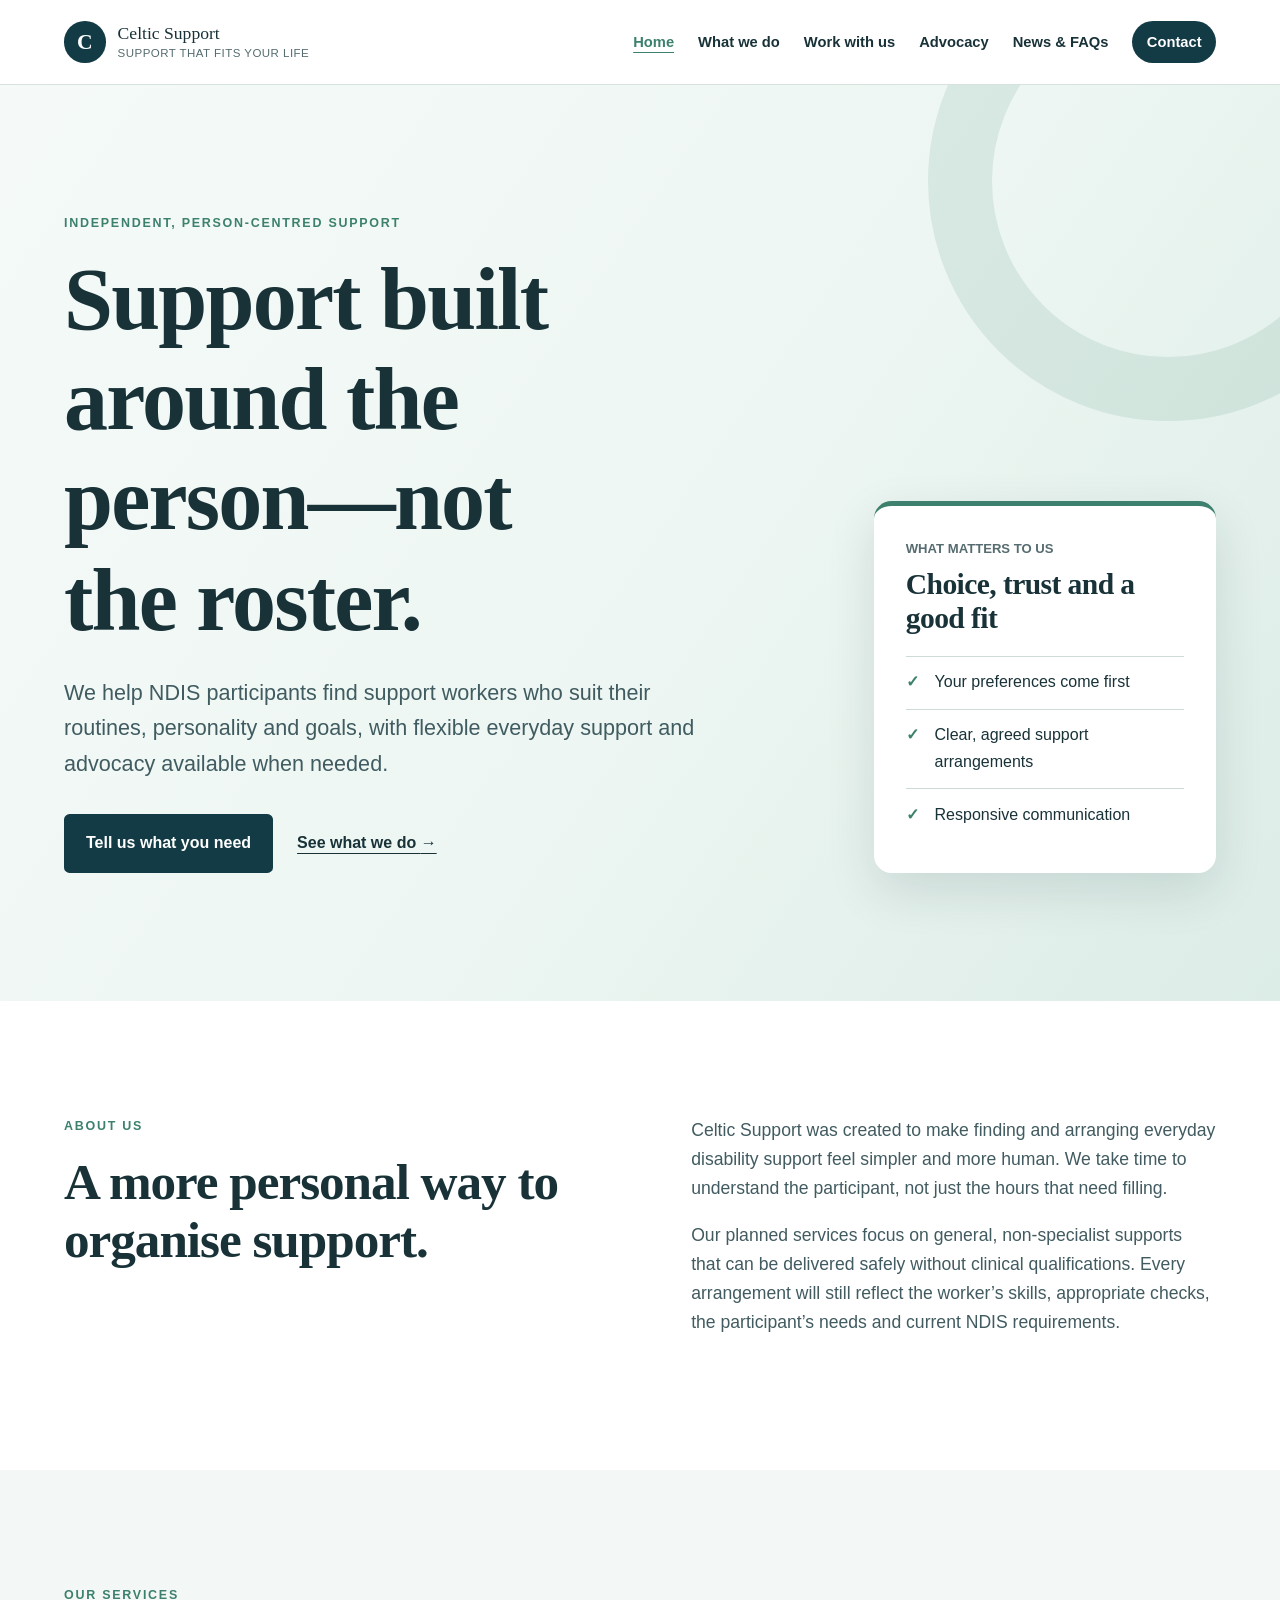
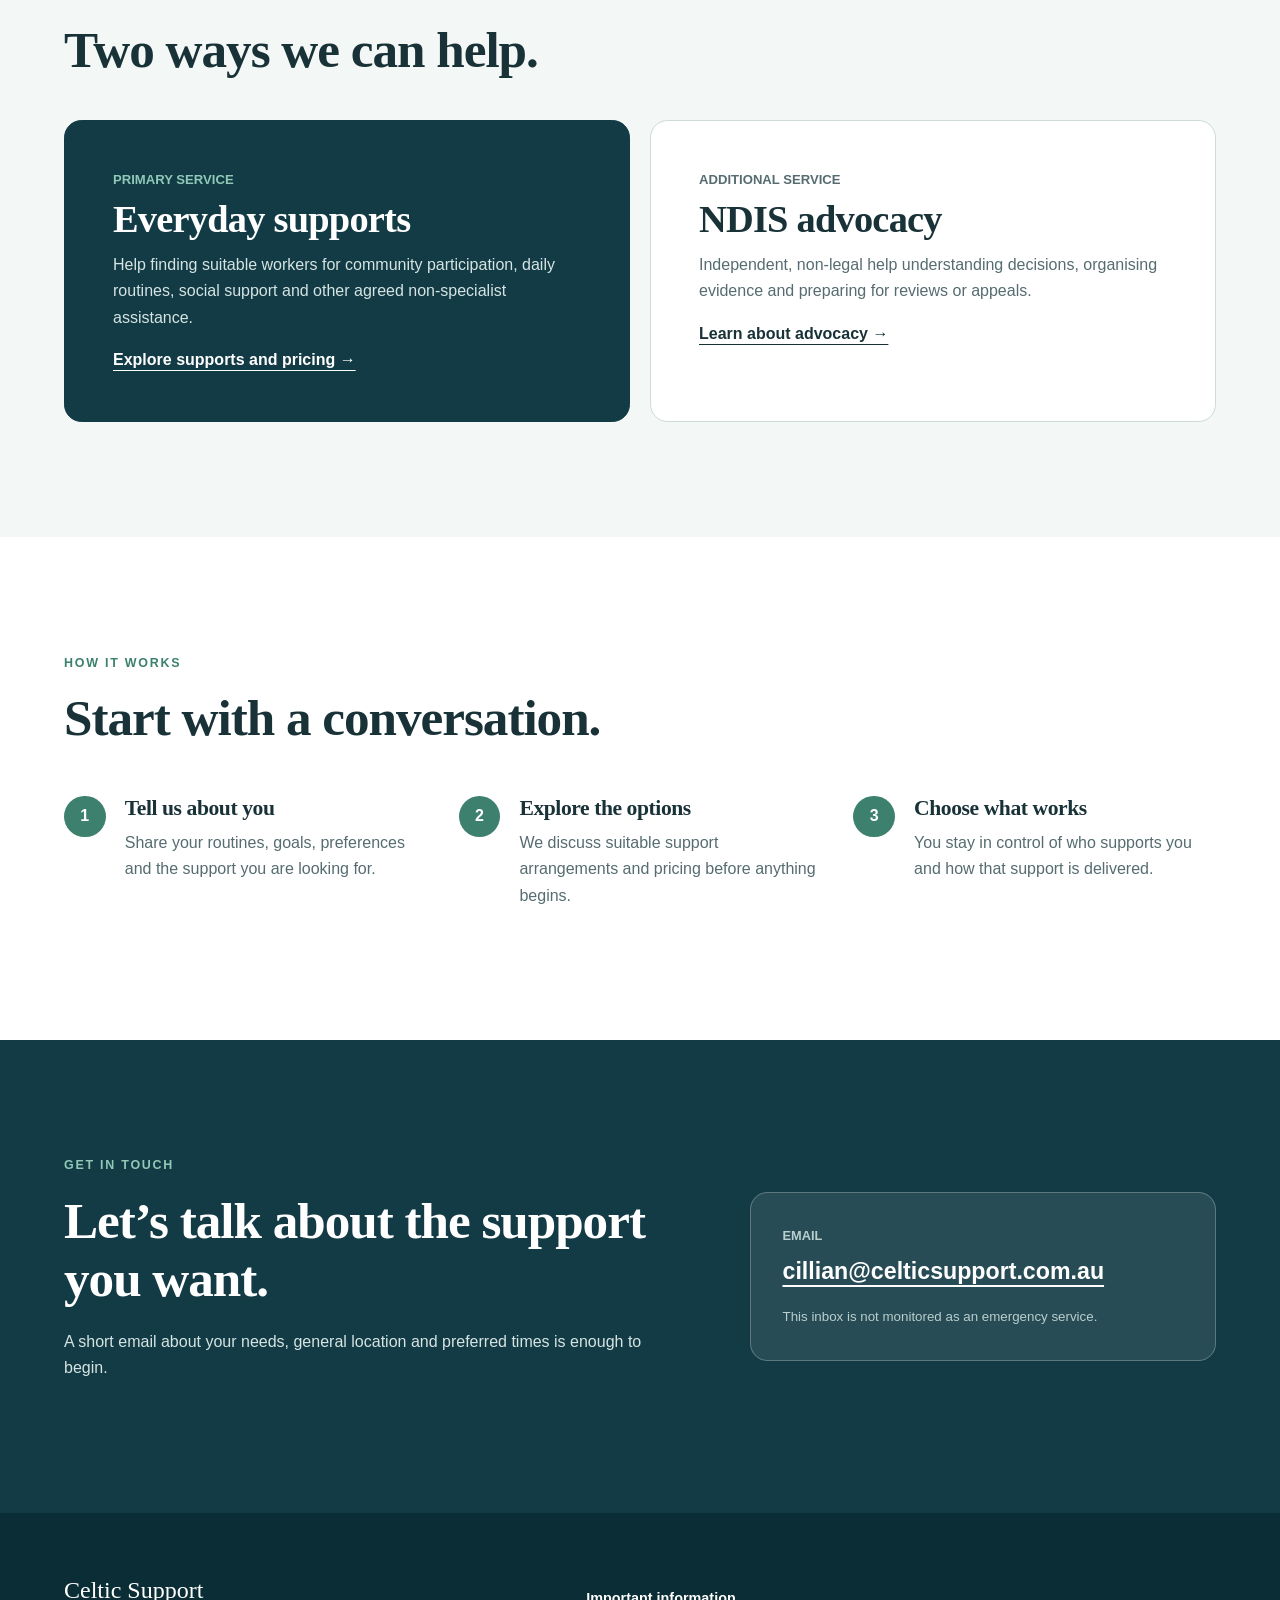
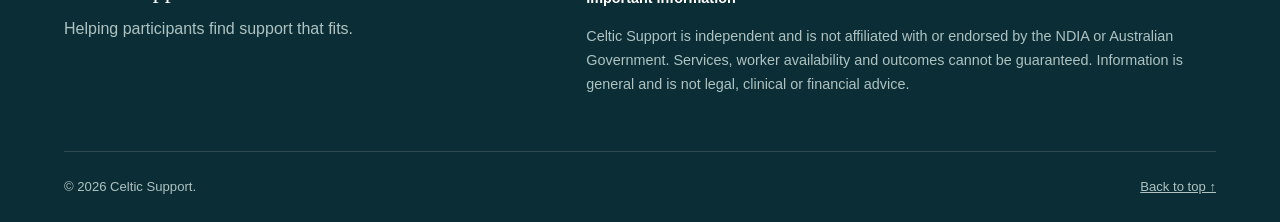
<file: index.html>
<!doctype html>
<html lang="en-AU">
<head>
  <meta charset="utf-8"><meta name="viewport" content="width=device-width, initial-scale=1">
  <meta name="description" content="Celtic Support helps NDIS participants find suitable support workers, arrange flexible everyday support and access independent advocacy.">
  <meta name="theme-color" content="#123b45"><link rel="canonical" href="https://celticsupport.com.au/">
  <link rel="stylesheet" href="styles.css"><title>Celtic Support | Support that fits your life</title>
</head>
<body>
  <a class="skip-link" href="#main">Skip to main content</a>
  <header class="site-header"><div class="container nav-wrap">
    <a class="brand" href="index.html" aria-label="Celtic Support home"><span class="brand-mark" aria-hidden="true">C</span><span><strong>Celtic Support</strong><small>Support that fits your life</small></span></a>
    <nav aria-label="Main navigation"><ul><li><a aria-current="page" href="index.html">Home</a></li><li><a href="what-we-do.html">What we do</a></li><li><a href="work-with-us.html">Work with us</a></li><li><a href="advocacy.html">Advocacy</a></li><li><a href="news-faq.html">News &amp; FAQs</a></li><li><a class="nav-contact" href="mailto:cillian@celticsupport.com.au?subject=Celtic%20Support%20enquiry">Contact</a></li></ul></nav>
  </div></header>
  <main id="main">
    <section class="hero"><div class="container hero-grid"><div>
      <p class="eyebrow">Independent, person-centred support</p><h1>Support built around the person—not the roster.</h1>
      <p class="lead">We help NDIS participants find support workers who suit their routines, personality and goals, with flexible everyday support and advocacy available when needed.</p>
      <div class="actions"><a class="button" href="mailto:cillian@celticsupport.com.au?subject=Support%20enquiry">Tell us what you need</a><a class="text-link" href="what-we-do.html">See what we do <span aria-hidden="true">→</span></a></div>
    </div><aside class="hero-card"><p class="card-kicker">What matters to us</p><h2>Choice, trust and a good fit</h2><ul class="check-list"><li>Your preferences come first</li><li>Clear, agreed support arrangements</li><li>Responsive communication</li></ul></aside></div></section>

    <section><div class="container split"><div><p class="eyebrow">About us</p><h2>A more personal way to organise support.</h2></div><div class="prose"><p>Celtic Support was created to make finding and arranging everyday disability support feel simpler and more human. We take time to understand the participant, not just the hours that need filling.</p><p>Our planned services focus on general, non-specialist supports that can be delivered safely without clinical qualifications. Every arrangement will still reflect the worker’s skills, appropriate checks, the participant’s needs and current NDIS requirements.</p></div></div></section>

    <section class="tinted"><div class="container"><p class="eyebrow">Our services</p><h2>Two ways we can help.</h2><div class="offer-grid">
      <article class="offer-card primary-offer"><p class="card-kicker">Primary service</p><h3>Everyday supports</h3><p>Help finding suitable workers for community participation, daily routines, social support and other agreed non-specialist assistance.</p><a class="text-link" href="what-we-do.html">Explore supports and pricing →</a></article>
      <article class="offer-card"><p class="card-kicker">Additional service</p><h3>NDIS advocacy</h3><p>Independent, non-legal help understanding decisions, organising evidence and preparing for reviews or appeals.</p><a class="text-link" href="advocacy.html">Learn about advocacy →</a></article>
    </div></div></section>

    <section><div class="container"><p class="eyebrow">How it works</p><h2>Start with a conversation.</h2><ol class="steps"><li><span>1</span><div><h3>Tell us about you</h3><p>Share your routines, goals, preferences and the support you are looking for.</p></div></li><li><span>2</span><div><h3>Explore the options</h3><p>We discuss suitable support arrangements and pricing before anything begins.</p></div></li><li><span>3</span><div><h3>Choose what works</h3><p>You stay in control of who supports you and how that support is delivered.</p></div></li></ol></div></section>

    <section class="contact"><div class="container contact-inner"><div><p class="eyebrow light">Get in touch</p><h2>Let’s talk about the support you want.</h2><p>A short email about your needs, general location and preferred times is enough to begin.</p></div><div class="contact-action"><p>Email</p><a href="mailto:cillian@celticsupport.com.au?subject=Celtic%20Support%20enquiry">cillian@celticsupport.com.au</a><small>This inbox is not monitored as an emergency service.</small></div></div></section>
  </main>
  <footer><div class="container footer-grid"><div><a class="footer-brand" href="index.html">Celtic Support</a><p>Helping participants find support that fits.</p></div><div class="disclaimer"><p><strong>Important information</strong></p><p>Celtic Support is independent and is not affiliated with or endorsed by the NDIA or Australian Government. Services, worker availability and outcomes cannot be guaranteed. Information is general and is not legal, clinical or financial advice.</p></div></div><div class="container footer-bottom"><p>© 2026 Celtic Support.</p><a href="#main">Back to top ↑</a></div></footer>
</body></html>
</file>
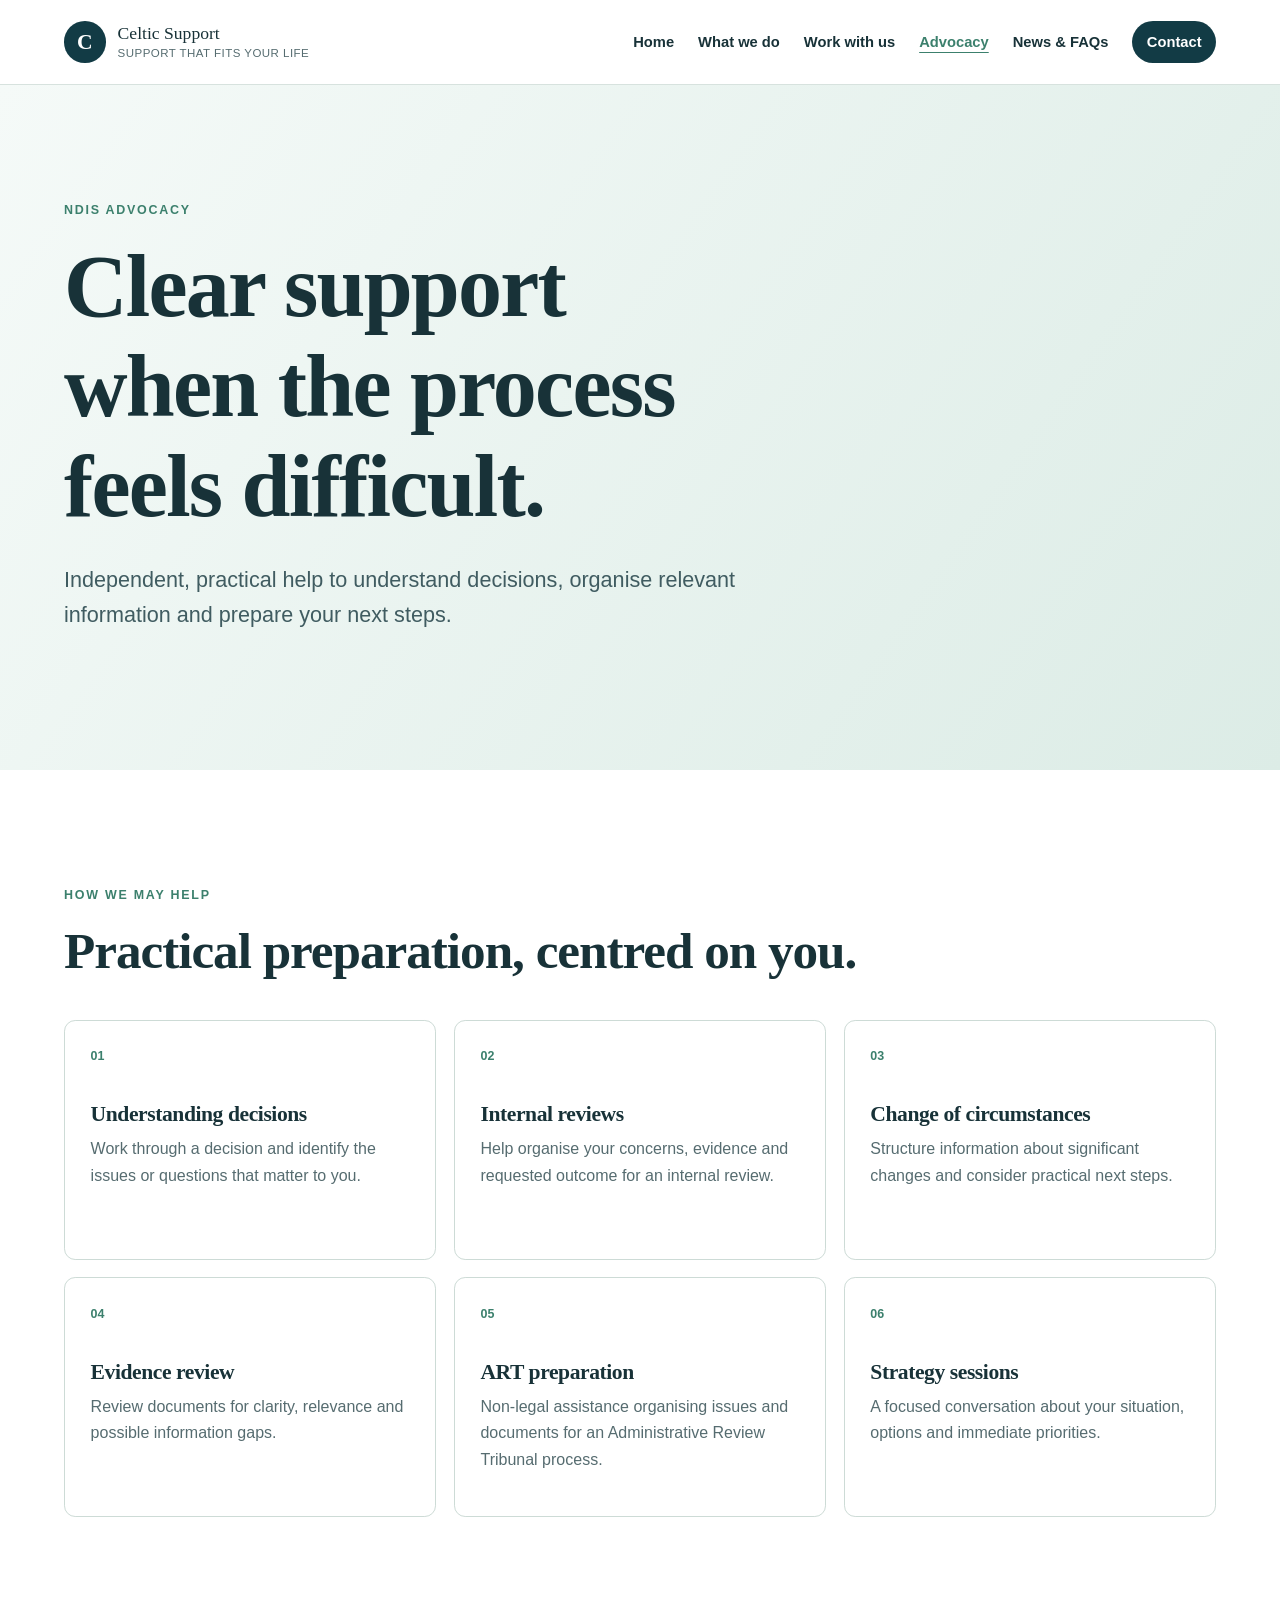
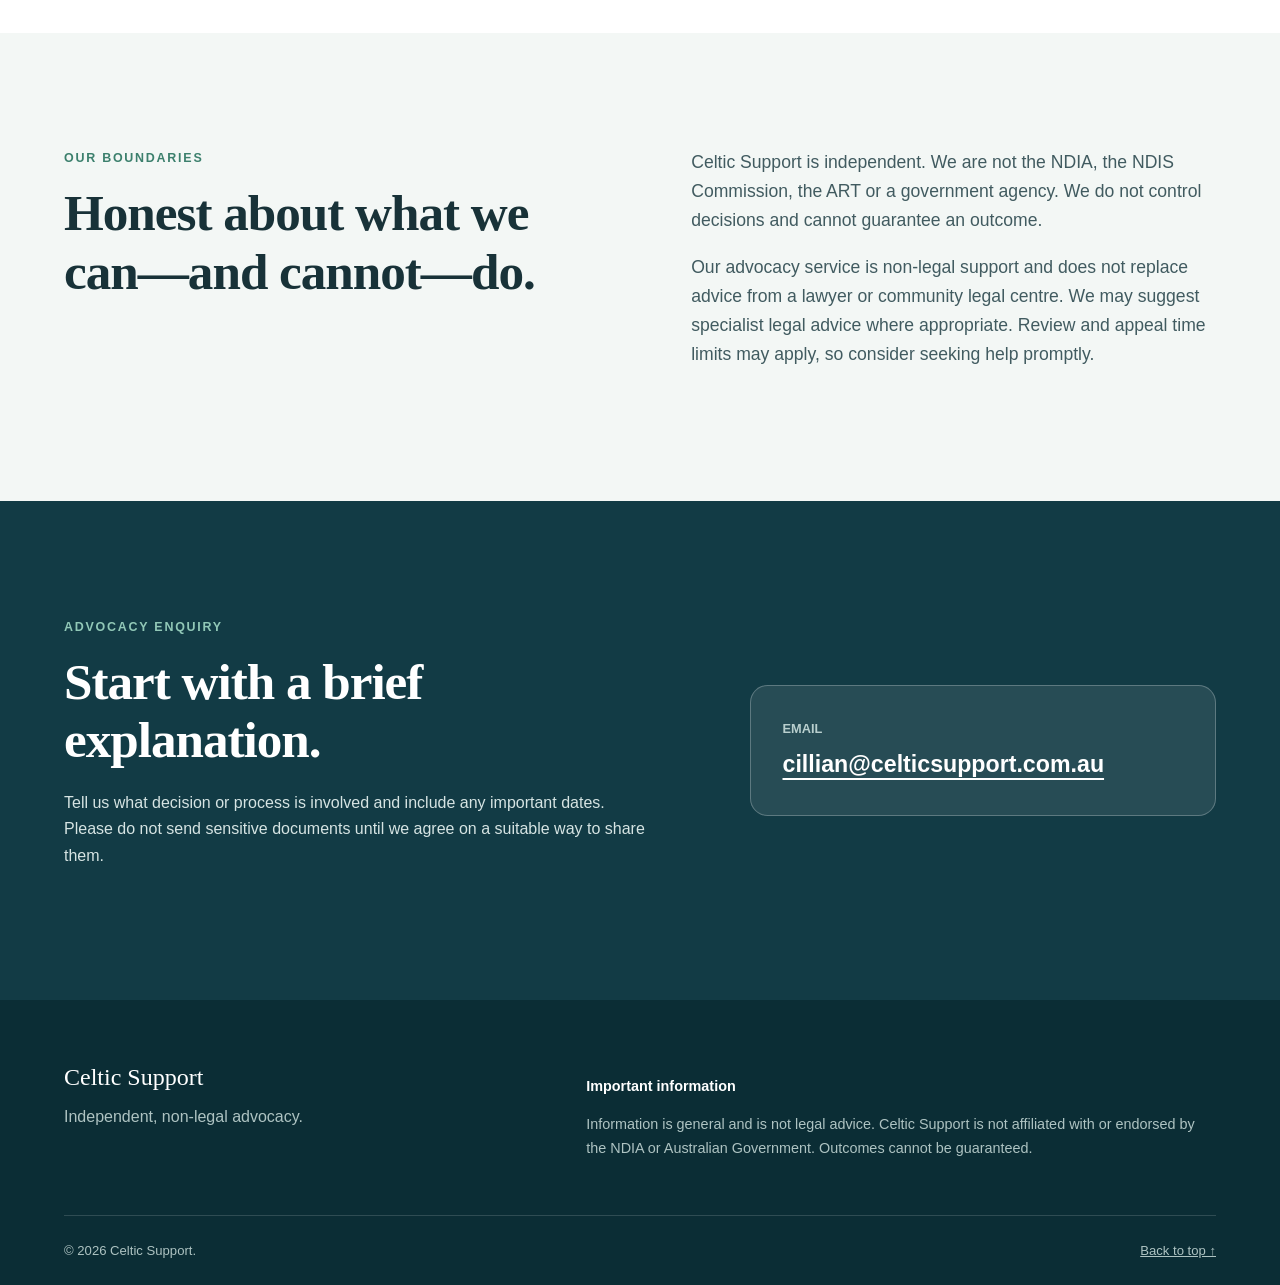
<file: advocacy.html>
<!doctype html><html lang="en-AU"><head><meta charset="utf-8"><meta name="viewport" content="width=device-width, initial-scale=1"><meta name="description" content="Independent, non-legal NDIS advocacy from Celtic Support."><link rel="canonical" href="https://celticsupport.com.au/advocacy.html"><link rel="stylesheet" href="styles.css"><title>NDIS Advocacy | Celtic Support</title></head><body>
<a class="skip-link" href="#main">Skip to main content</a><header class="site-header"><div class="container nav-wrap"><a class="brand" href="index.html"><span class="brand-mark" aria-hidden="true">C</span><span><strong>Celtic Support</strong><small>Support that fits your life</small></span></a><nav aria-label="Main navigation"><ul><li><a href="index.html">Home</a></li><li><a href="what-we-do.html">What we do</a></li><li><a href="work-with-us.html">Work with us</a></li><li><a aria-current="page" href="advocacy.html">Advocacy</a></li><li><a href="news-faq.html">News &amp; FAQs</a></li><li><a class="nav-contact" href="mailto:cillian@celticsupport.com.au?subject=Advocacy%20enquiry">Contact</a></li></ul></nav></div></header>
<main id="main"><section class="page-hero"><div class="container"><p class="eyebrow">NDIS advocacy</p><h1>Clear support when the process feels difficult.</h1><p class="lead">Independent, practical help to understand decisions, organise relevant information and prepare your next steps.</p></div></section>
<section><div class="container"><p class="eyebrow">How we may help</p><h2>Practical preparation, centred on you.</h2><div class="card-grid"><article class="service-card"><span class="number">01</span><h3>Understanding decisions</h3><p>Work through a decision and identify the issues or questions that matter to you.</p></article><article class="service-card"><span class="number">02</span><h3>Internal reviews</h3><p>Help organise your concerns, evidence and requested outcome for an internal review.</p></article><article class="service-card"><span class="number">03</span><h3>Change of circumstances</h3><p>Structure information about significant changes and consider practical next steps.</p></article><article class="service-card"><span class="number">04</span><h3>Evidence review</h3><p>Review documents for clarity, relevance and possible information gaps.</p></article><article class="service-card"><span class="number">05</span><h3>ART preparation</h3><p>Non-legal assistance organising issues and documents for an Administrative Review Tribunal process.</p></article><article class="service-card"><span class="number">06</span><h3>Strategy sessions</h3><p>A focused conversation about your situation, options and immediate priorities.</p></article></div></div></section>
<section class="tinted"><div class="container split"><div><p class="eyebrow">Our boundaries</p><h2>Honest about what we can—and cannot—do.</h2></div><div class="prose"><p>Celtic Support is independent. We are not the NDIA, the NDIS Commission, the ART or a government agency. We do not control decisions and cannot guarantee an outcome.</p><p>Our advocacy service is non-legal support and does not replace advice from a lawyer or community legal centre. We may suggest specialist legal advice where appropriate. Review and appeal time limits may apply, so consider seeking help promptly.</p></div></div></section>
<section class="contact"><div class="container contact-inner"><div><p class="eyebrow light">Advocacy enquiry</p><h2>Start with a brief explanation.</h2><p>Tell us what decision or process is involved and include any important dates. Please do not send sensitive documents until we agree on a suitable way to share them.</p></div><div class="contact-action"><p>Email</p><a href="mailto:cillian@celticsupport.com.au?subject=Advocacy%20enquiry">cillian@celticsupport.com.au</a></div></div></section></main>
<footer><div class="container footer-grid"><div><a class="footer-brand" href="index.html">Celtic Support</a><p>Independent, non-legal advocacy.</p></div><div class="disclaimer"><p><strong>Important information</strong></p><p>Information is general and is not legal advice. Celtic Support is not affiliated with or endorsed by the NDIA or Australian Government. Outcomes cannot be guaranteed.</p></div></div><div class="container footer-bottom"><p>© 2026 Celtic Support.</p><a href="#main">Back to top ↑</a></div></footer></body></html>
</file>
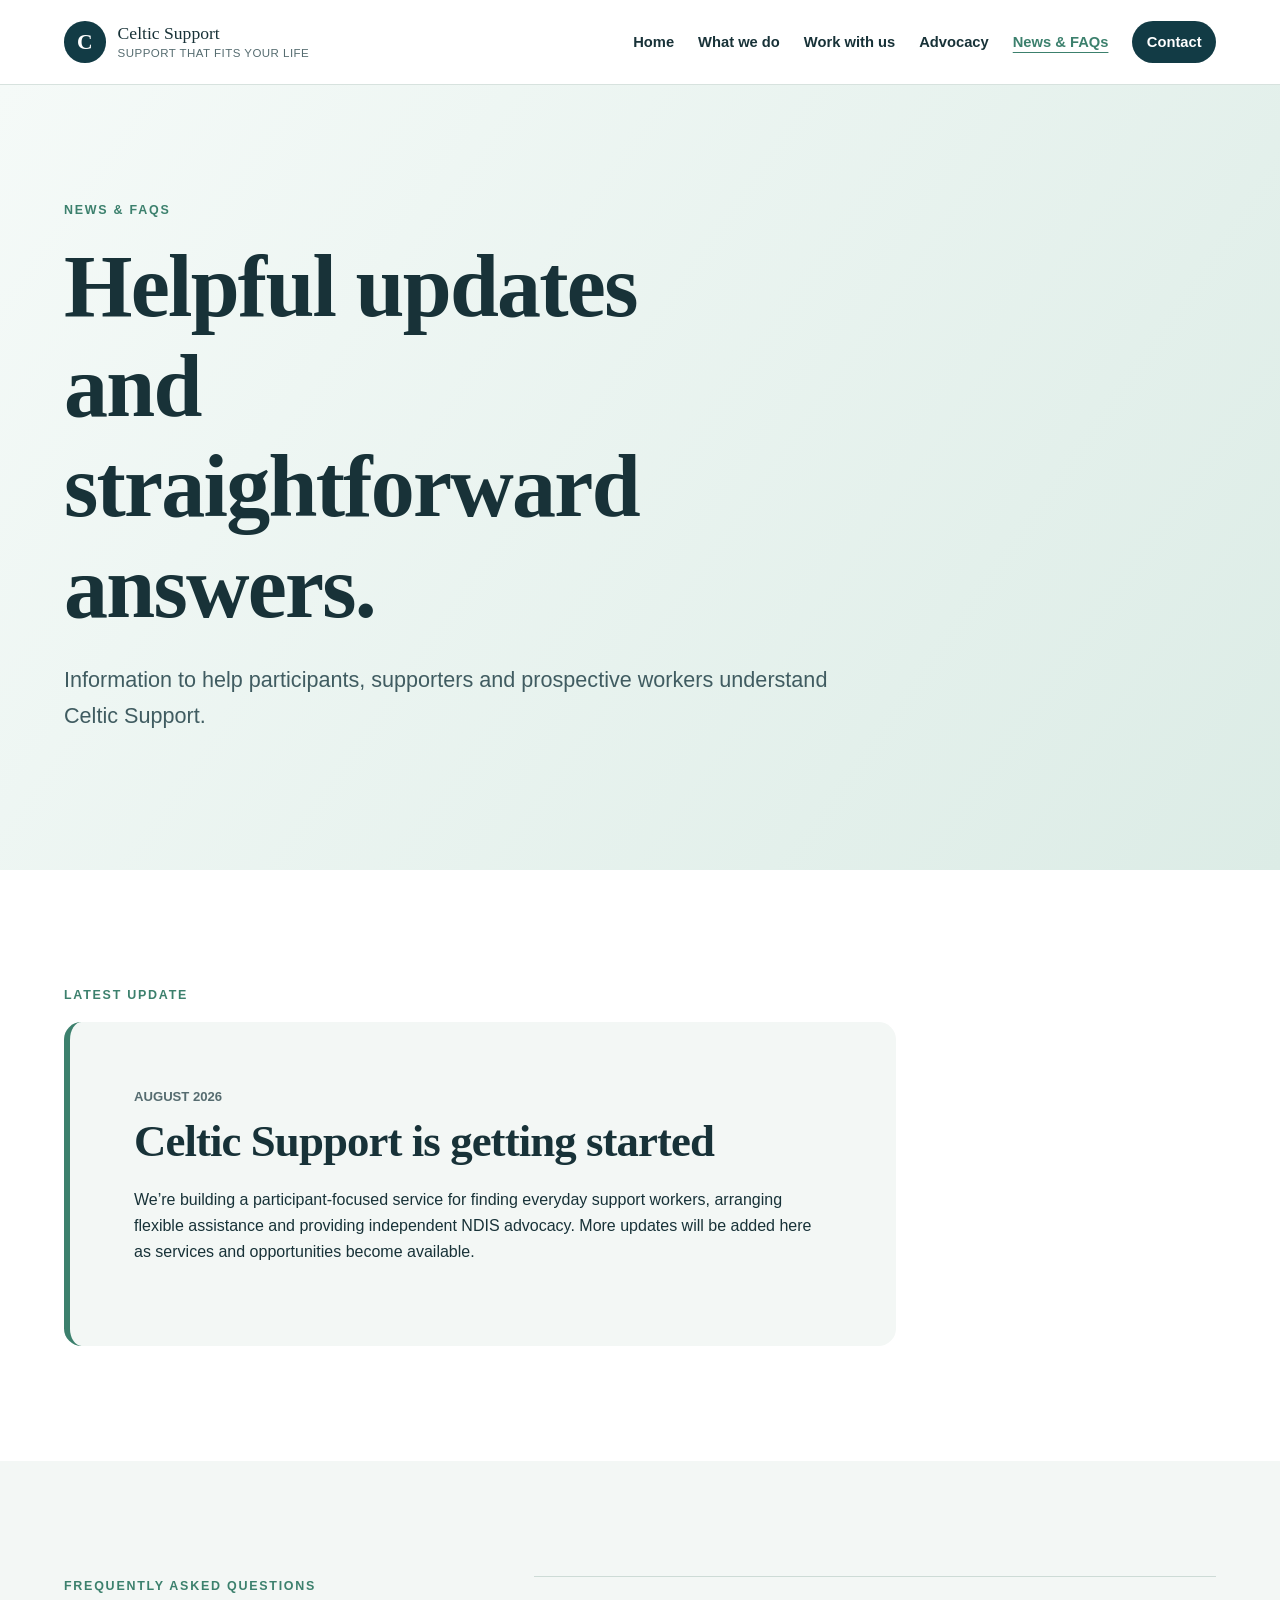
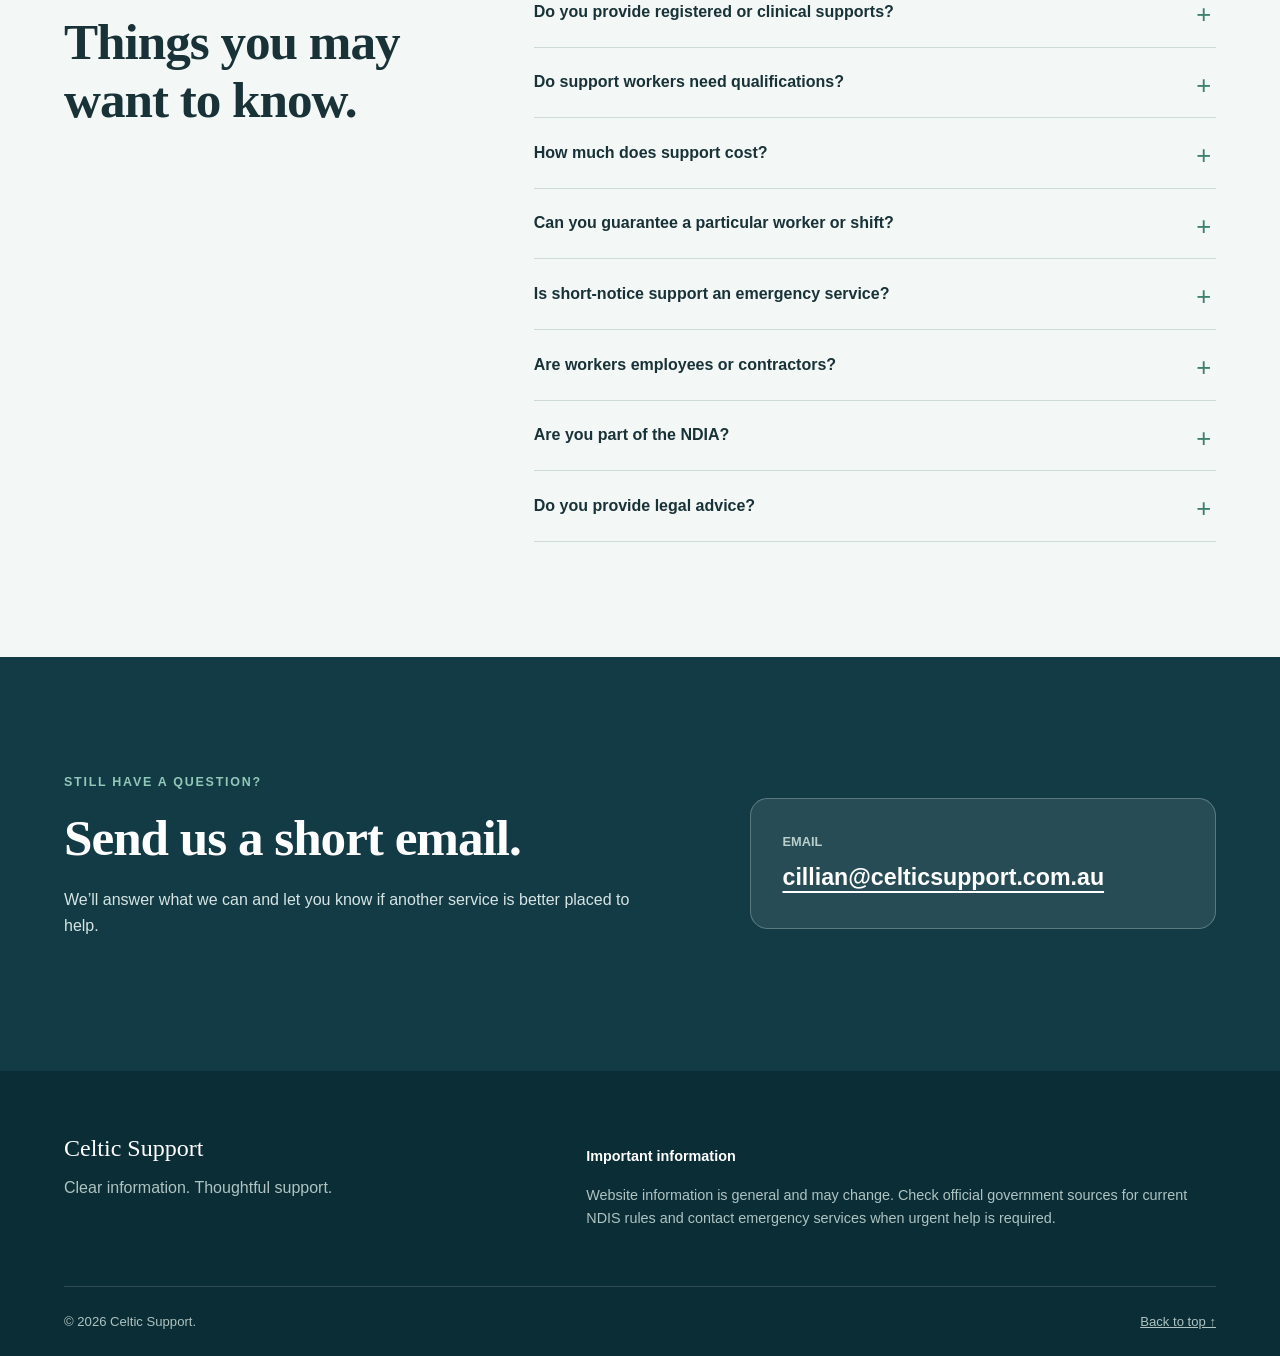
<file: news-faq.html>
<!doctype html><html lang="en-AU"><head><meta charset="utf-8"><meta name="viewport" content="width=device-width, initial-scale=1"><meta name="description" content="Celtic Support news and frequently asked questions."><link rel="canonical" href="https://celticsupport.com.au/news-faq.html"><link rel="stylesheet" href="styles.css"><title>News &amp; FAQs | Celtic Support</title></head><body>
<a class="skip-link" href="#main">Skip to main content</a><header class="site-header"><div class="container nav-wrap"><a class="brand" href="index.html"><span class="brand-mark" aria-hidden="true">C</span><span><strong>Celtic Support</strong><small>Support that fits your life</small></span></a><nav aria-label="Main navigation"><ul><li><a href="index.html">Home</a></li><li><a href="what-we-do.html">What we do</a></li><li><a href="work-with-us.html">Work with us</a></li><li><a href="advocacy.html">Advocacy</a></li><li><a aria-current="page" href="news-faq.html">News &amp; FAQs</a></li><li><a class="nav-contact" href="mailto:cillian@celticsupport.com.au?subject=Celtic%20Support%20enquiry">Contact</a></li></ul></nav></div></header>
<main id="main"><section class="page-hero"><div class="container"><p class="eyebrow">News &amp; FAQs</p><h1>Helpful updates and straightforward answers.</h1><p class="lead">Information to help participants, supporters and prospective workers understand Celtic Support.</p></div></section>
<section><div class="container"><p class="eyebrow">Latest update</p><div class="news-card"><p class="card-kicker">August 2026</p><h2>Celtic Support is getting started</h2><p>We’re building a participant-focused service for finding everyday support workers, arranging flexible assistance and providing independent NDIS advocacy. More updates will be added here as services and opportunities become available.</p></div></div></section>
<section class="tinted"><div class="container faq-layout"><div><p class="eyebrow">Frequently asked questions</p><h2>Things you may want to know.</h2></div><div class="faq-list">
<details><summary>Do you provide registered or clinical supports?</summary><p>Our current focus is general, non-clinical support. We do not currently offer supported independent living, high-intensity supports, regulated restrictive practices or other services that require mandatory provider registration. We check each proposed service before agreeing to deliver it.</p></details>
<details><summary>Do support workers need qualifications?</summary><p>Not every general support role requires a formal qualification. Workers must still have the ability to deliver the agreed support safely and may need screening, licences, first aid, references or role-specific training.</p></details>
<details><summary>How much does support cost?</summary><p>Pricing is agreed before support begins. Where an NDIS price limit applies, charges will not exceed the applicable maximum in the current official pricing arrangements. See the What We Do page for more information.</p></details>
<details><summary>Can you guarantee a particular worker or shift?</summary><p>No. Availability and suitability can change. We communicate the available options clearly, but cannot guarantee a particular match or shift.</p></details>
<details><summary>Is short-notice support an emergency service?</summary><p>No. Short-notice support is subject to availability and prior arrangements. Call Triple Zero (000) in an emergency.</p></details>
<details><summary>Are workers employees or contractors?</summary><p>We are considering both models where legally appropriate. The arrangement will depend on how the work actually operates, applicable law and the particular opportunity.</p></details>
<details><summary>Are you part of the NDIA?</summary><p>No. Celtic Support is independent and is not affiliated with or endorsed by the NDIA, NDIS Commission or Australian Government.</p></details>
<details><summary>Do you provide legal advice?</summary><p>No. Advocacy is non-legal practical support. We may recommend speaking with a qualified lawyer or community legal centre where appropriate.</p></details>
</div></div></section>
<section class="contact"><div class="container contact-inner"><div><p class="eyebrow light">Still have a question?</p><h2>Send us a short email.</h2><p>We’ll answer what we can and let you know if another service is better placed to help.</p></div><div class="contact-action"><p>Email</p><a href="mailto:cillian@celticsupport.com.au?subject=Question%20for%20Celtic%20Support">cillian@celticsupport.com.au</a></div></div></section></main>
<footer><div class="container footer-grid"><div><a class="footer-brand" href="index.html">Celtic Support</a><p>Clear information. Thoughtful support.</p></div><div class="disclaimer"><p><strong>Important information</strong></p><p>Website information is general and may change. Check official government sources for current NDIS rules and contact emergency services when urgent help is required.</p></div></div><div class="container footer-bottom"><p>© 2026 Celtic Support.</p><a href="#main">Back to top ↑</a></div></footer></body></html>
</file>
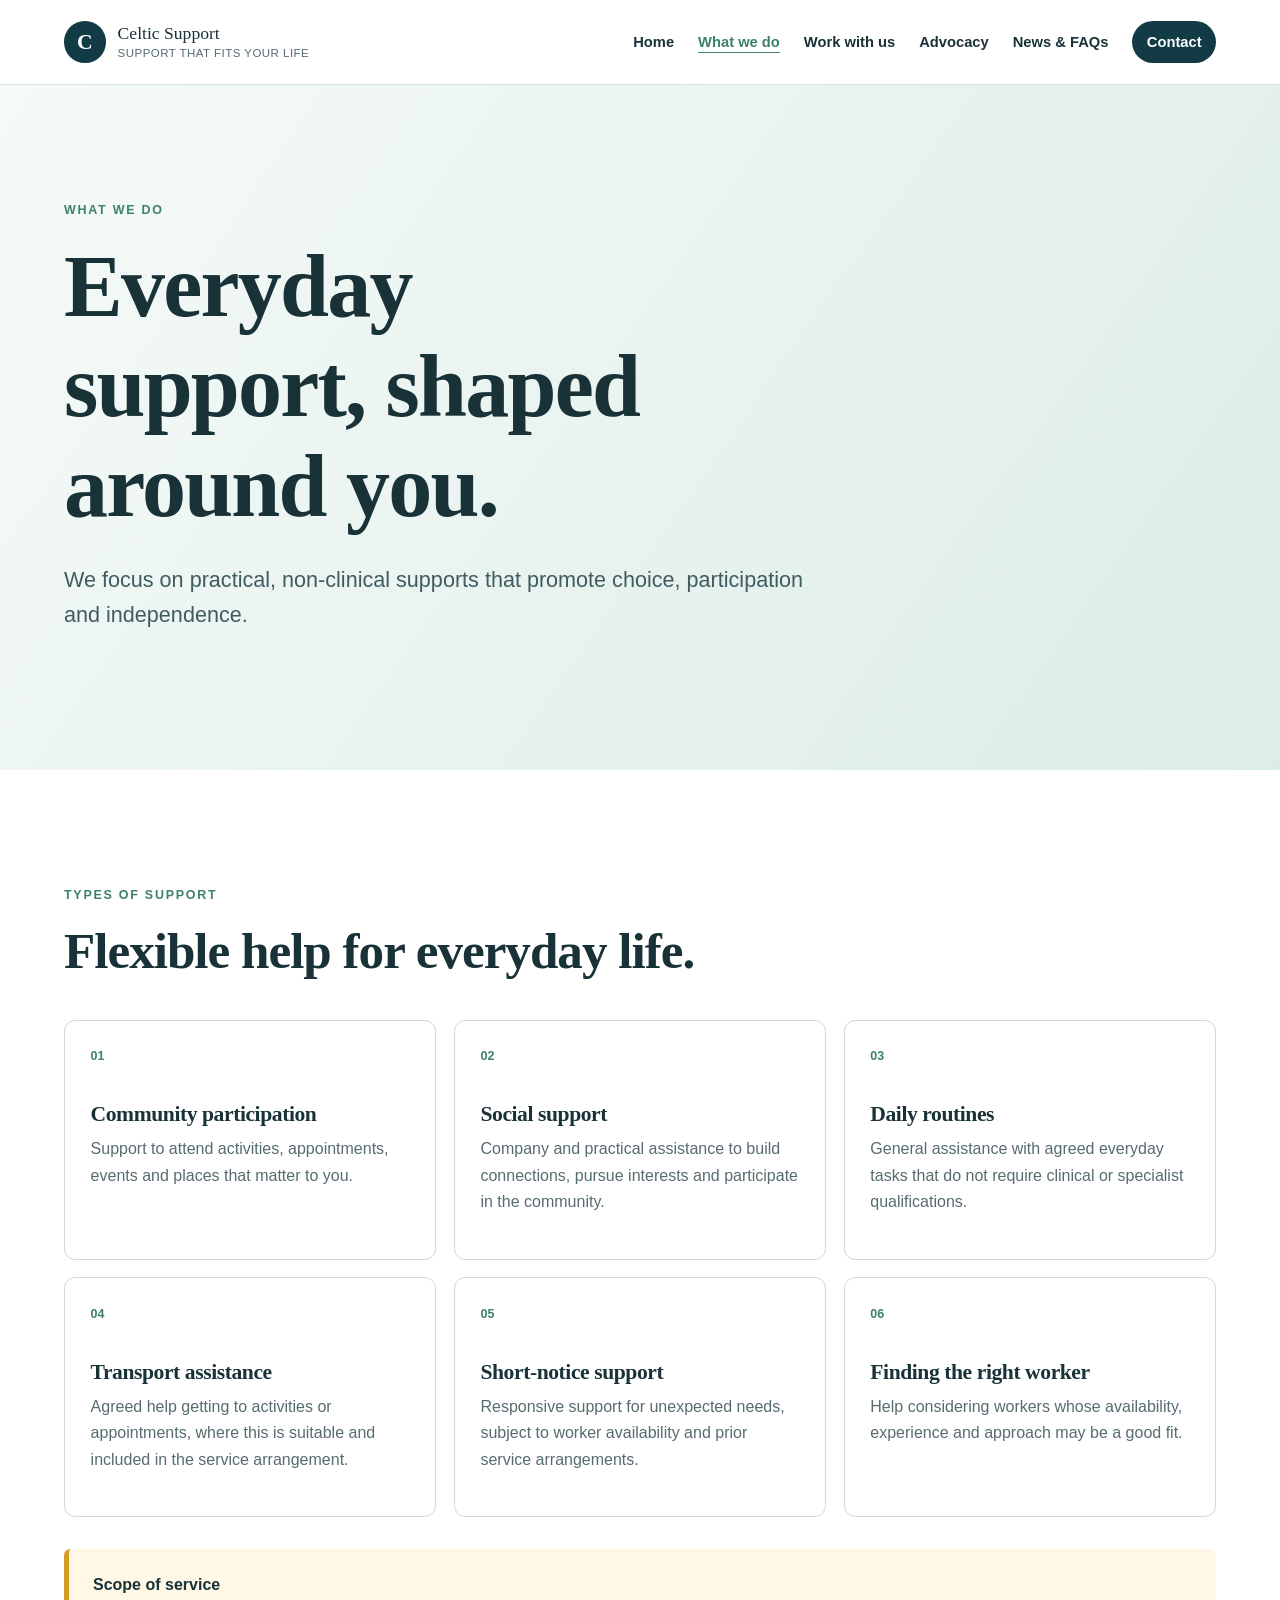
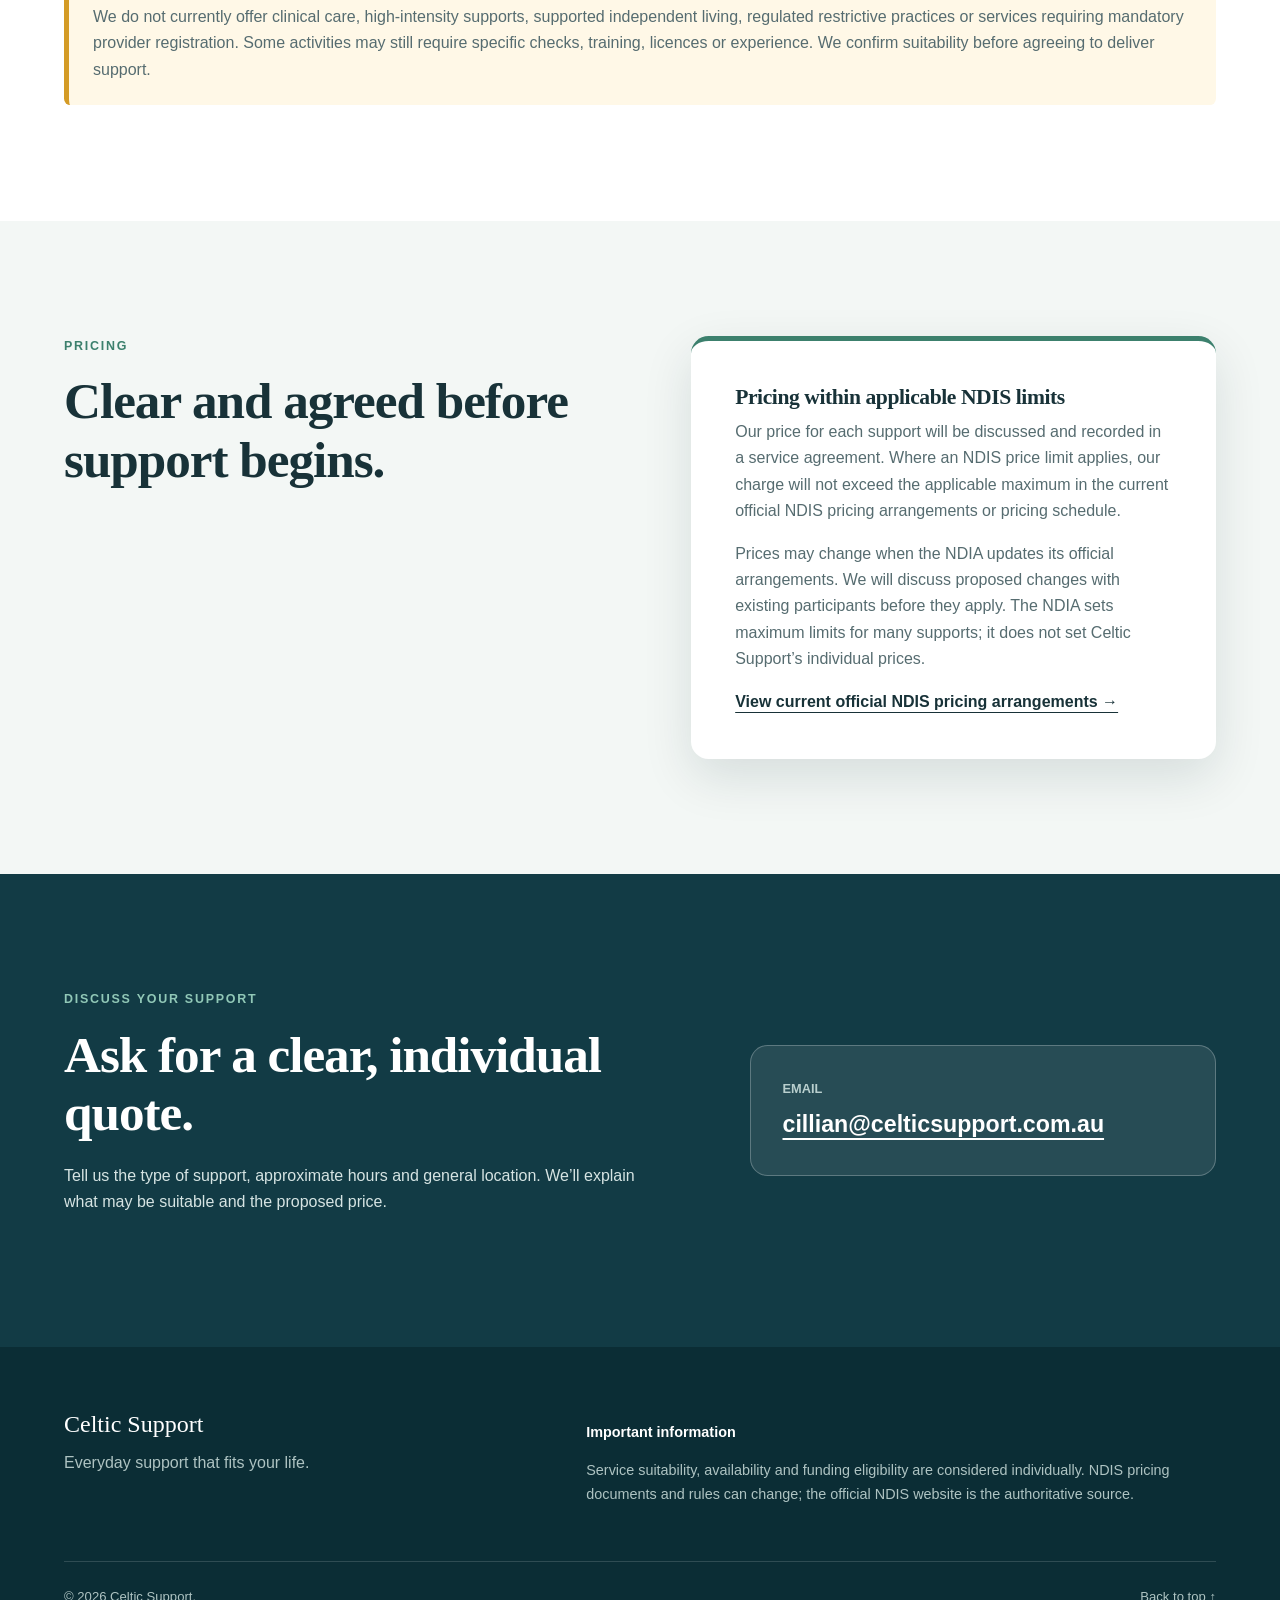
<file: what-we-do.html>
<!doctype html><html lang="en-AU"><head><meta charset="utf-8"><meta name="viewport" content="width=device-width, initial-scale=1"><meta name="description" content="Everyday disability supports and pricing information from Celtic Support."><link rel="canonical" href="https://celticsupport.com.au/what-we-do.html"><link rel="stylesheet" href="styles.css"><title>What We Do | Celtic Support</title></head><body>
<a class="skip-link" href="#main">Skip to main content</a><header class="site-header"><div class="container nav-wrap"><a class="brand" href="index.html"><span class="brand-mark" aria-hidden="true">C</span><span><strong>Celtic Support</strong><small>Support that fits your life</small></span></a><nav aria-label="Main navigation"><ul><li><a href="index.html">Home</a></li><li><a aria-current="page" href="what-we-do.html">What we do</a></li><li><a href="work-with-us.html">Work with us</a></li><li><a href="advocacy.html">Advocacy</a></li><li><a href="news-faq.html">News &amp; FAQs</a></li><li><a class="nav-contact" href="mailto:cillian@celticsupport.com.au?subject=Support%20enquiry">Contact</a></li></ul></nav></div></header>
<main id="main"><section class="page-hero"><div class="container"><p class="eyebrow">What we do</p><h1>Everyday support, shaped around you.</h1><p class="lead">We focus on practical, non-clinical supports that promote choice, participation and independence.</p></div></section>
<section><div class="container"><p class="eyebrow">Types of support</p><h2>Flexible help for everyday life.</h2><div class="card-grid">
<article class="service-card"><span class="number">01</span><h3>Community participation</h3><p>Support to attend activities, appointments, events and places that matter to you.</p></article>
<article class="service-card"><span class="number">02</span><h3>Social support</h3><p>Company and practical assistance to build connections, pursue interests and participate in the community.</p></article>
<article class="service-card"><span class="number">03</span><h3>Daily routines</h3><p>General assistance with agreed everyday tasks that do not require clinical or specialist qualifications.</p></article>
<article class="service-card"><span class="number">04</span><h3>Transport assistance</h3><p>Agreed help getting to activities or appointments, where this is suitable and included in the service arrangement.</p></article>
<article class="service-card"><span class="number">05</span><h3>Short-notice support</h3><p>Responsive support for unexpected needs, subject to worker availability and prior service arrangements.</p></article>
<article class="service-card"><span class="number">06</span><h3>Finding the right worker</h3><p>Help considering workers whose availability, experience and approach may be a good fit.</p></article>
</div><div class="notice"><strong>Scope of service</strong><p>We do not currently offer clinical care, high-intensity supports, supported independent living, regulated restrictive practices or services requiring mandatory provider registration. Some activities may still require specific checks, training, licences or experience. We confirm suitability before agreeing to deliver support.</p></div></div></section>
<section class="tinted"><div class="container split"><div><p class="eyebrow">Pricing</p><h2>Clear and agreed before support begins.</h2></div><div class="price-panel"><h3>Pricing within applicable NDIS limits</h3><p>Our price for each support will be discussed and recorded in a service agreement. Where an NDIS price limit applies, our charge will not exceed the applicable maximum in the current official NDIS pricing arrangements or pricing schedule.</p><p>Prices may change when the NDIA updates its official arrangements. We will discuss proposed changes with existing participants before they apply. The NDIA sets maximum limits for many supports; it does not set Celtic Support’s individual prices.</p><a class="text-link" href="https://www.ndis.gov.au/providers/pricing-and-payments/pricing/pricing-arrangements">View current official NDIS pricing arrangements →</a></div></div></section>
<section class="contact"><div class="container contact-inner"><div><p class="eyebrow light">Discuss your support</p><h2>Ask for a clear, individual quote.</h2><p>Tell us the type of support, approximate hours and general location. We’ll explain what may be suitable and the proposed price.</p></div><div class="contact-action"><p>Email</p><a href="mailto:cillian@celticsupport.com.au?subject=Support%20and%20pricing%20enquiry">cillian@celticsupport.com.au</a></div></div></section></main>
<footer><div class="container footer-grid"><div><a class="footer-brand" href="index.html">Celtic Support</a><p>Everyday support that fits your life.</p></div><div class="disclaimer"><p><strong>Important information</strong></p><p>Service suitability, availability and funding eligibility are considered individually. NDIS pricing documents and rules can change; the official NDIS website is the authoritative source.</p></div></div><div class="container footer-bottom"><p>© 2026 Celtic Support.</p><a href="#main">Back to top ↑</a></div></footer></body></html>
</file>
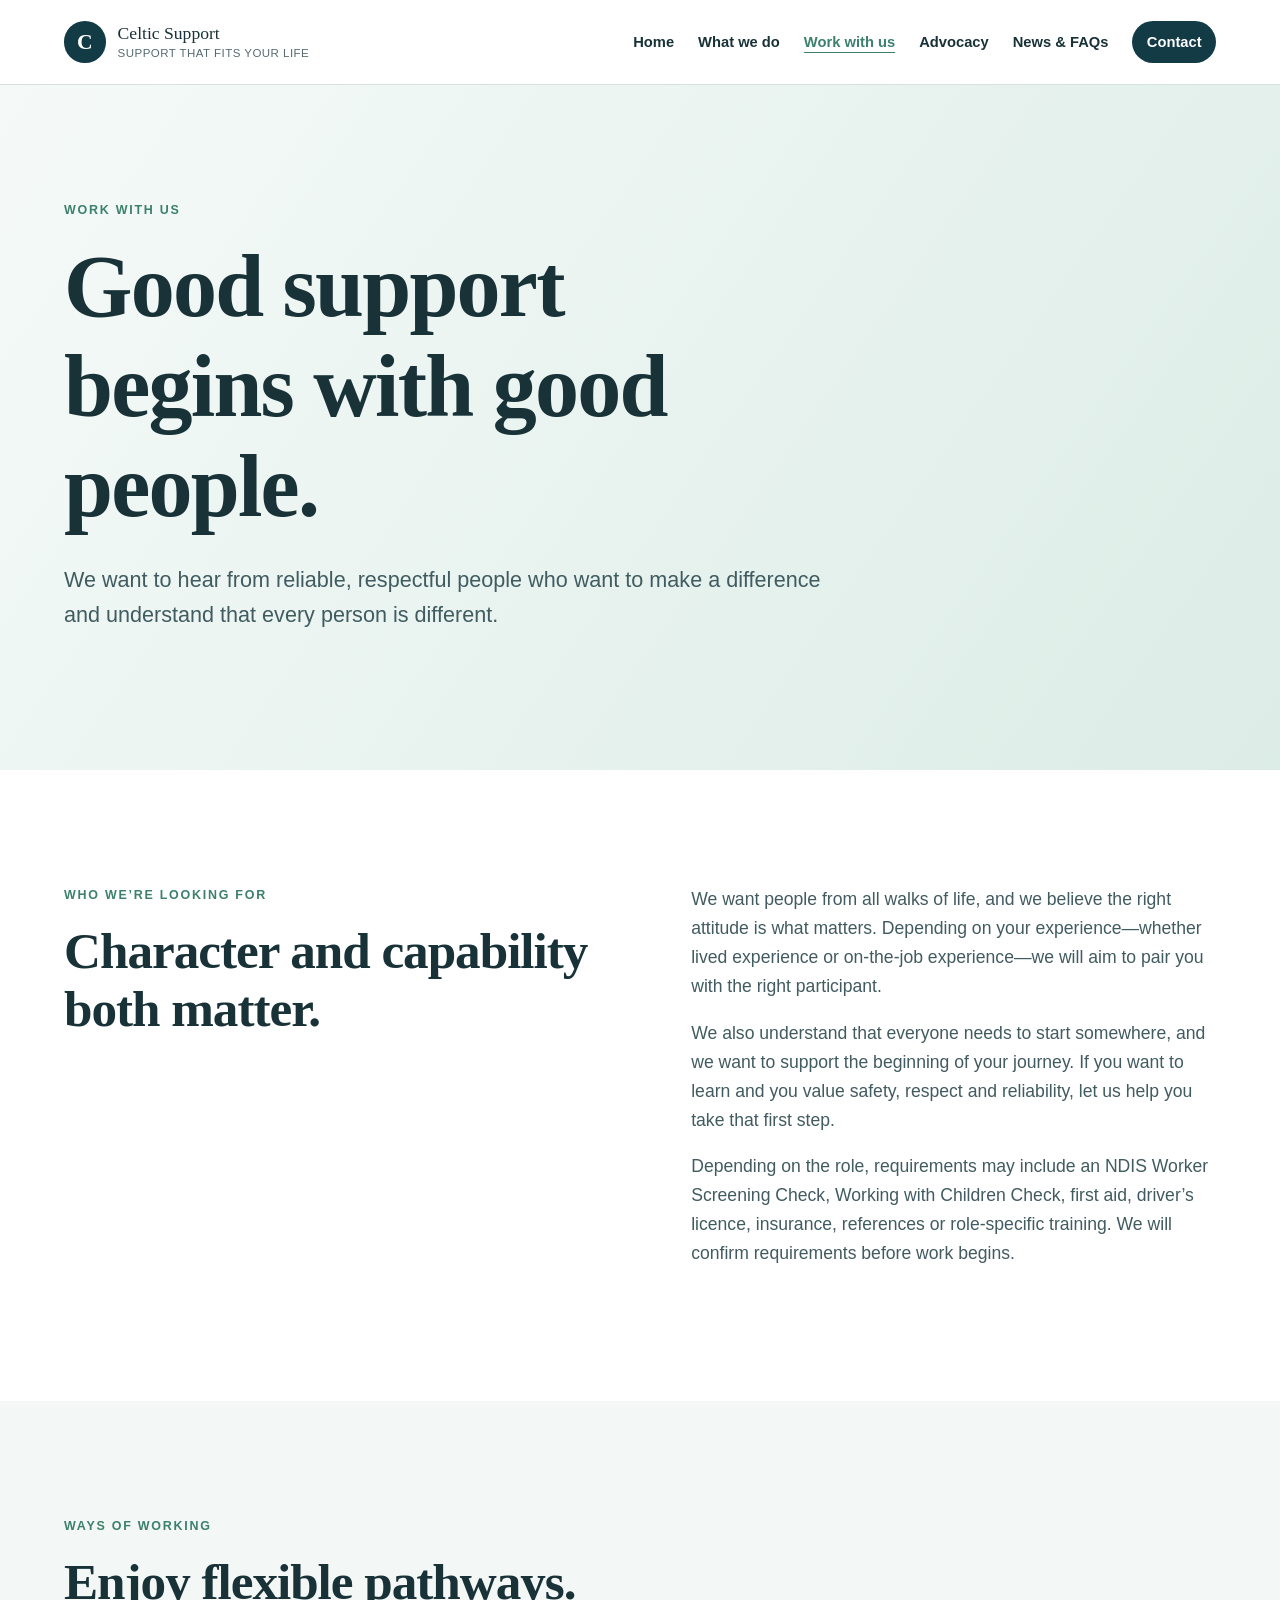
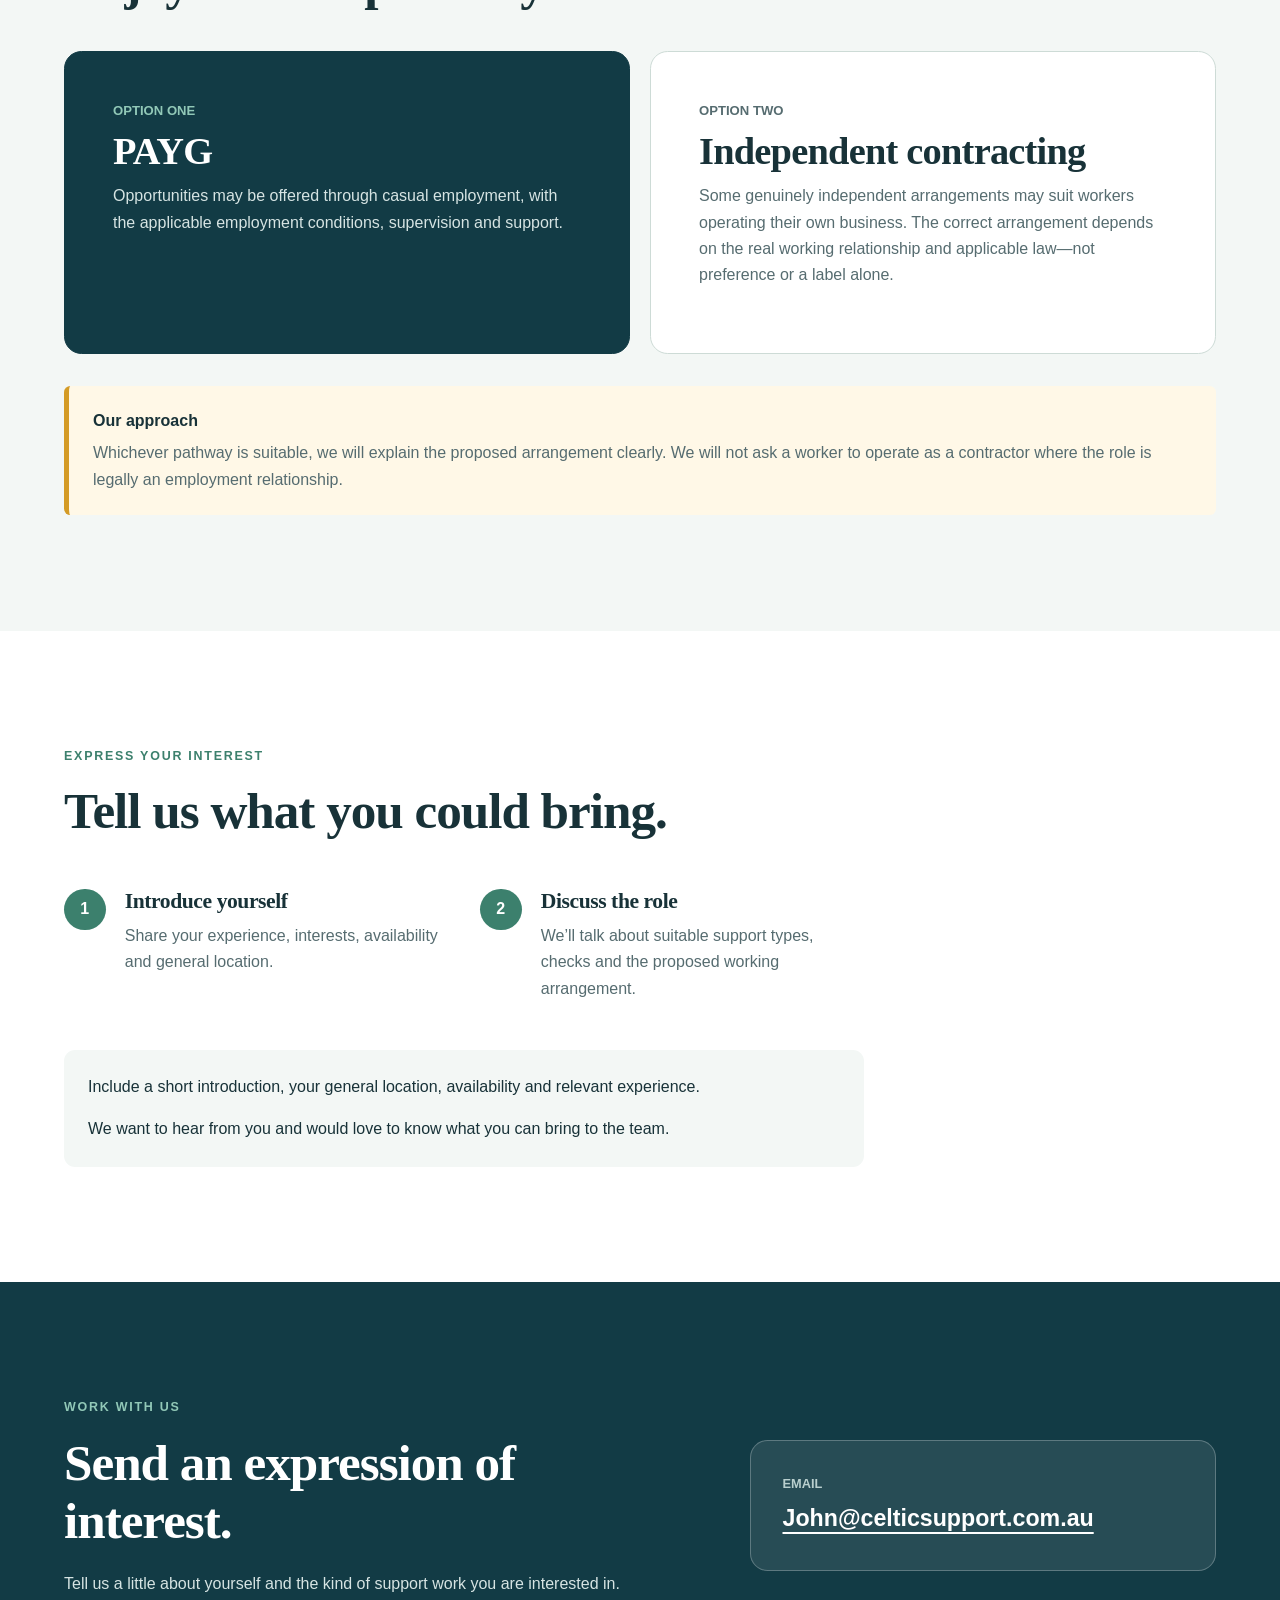
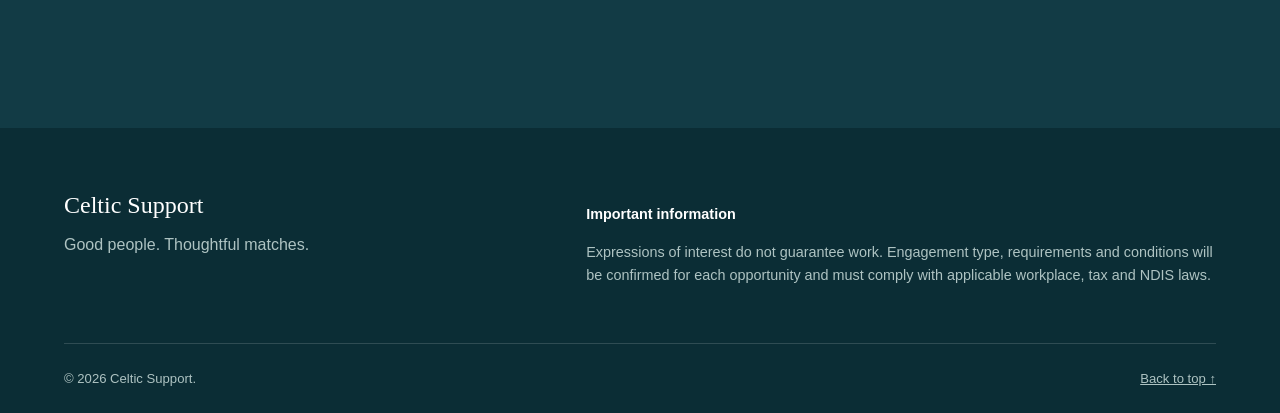
<file: work-with-us.html>
<!doctype html><html lang="en-AU"><head><meta charset="utf-8"><meta name="viewport" content="width=device-width, initial-scale=1"><meta name="description" content="Work with Celtic Support as a disability support worker."><link rel="canonical" href="https://celticsupport.com.au/work-with-us.html"><link rel="stylesheet" href="styles.css"><title>Work With Us | Celtic Support</title></head><body>
<a class="skip-link" href="#main">Skip to main content</a><header class="site-header"><div class="container nav-wrap"><a class="brand" href="index.html"><span class="brand-mark" aria-hidden="true">C</span><span><strong>Celtic Support</strong><small>Support that fits your life</small></span></a><nav aria-label="Main navigation"><ul><li><a href="index.html">Home</a></li><li><a href="what-we-do.html">What we do</a></li><li><a aria-current="page" href="work-with-us.html">Work with us</a></li><li><a href="advocacy.html">Advocacy</a></li><li><a href="news-faq.html">News &amp; FAQs</a></li><li><a class="nav-contact" href="mailto:John@celticsupport.com.au?subject=Work%20with%20us">Contact</a></li></ul></nav></div></header>
<main id="main"><section class="page-hero"><div class="container"><p class="eyebrow">Work with us</p><h1>Good support begins with good people.</h1><p class="lead">We want to hear from reliable, respectful people who want to make a difference and understand that every person is different.</p></div></section>
<section><div class="container split"><div><p class="eyebrow">Who we’re looking for</p><h2>Character and capability both matter.</h2></div><div class="prose"><p>We want people from all walks of life, and we believe the right attitude is what matters. Depending on your experience—whether lived experience or on-the-job experience—we will aim to pair you with the right participant.</p><p>We also understand that everyone needs to start somewhere, and we want to support the beginning of your journey. If you want to learn and you value safety, respect and reliability, let us help you take that first step.</p><p>Depending on the role, requirements may include an NDIS Worker Screening Check, Working with Children Check, first aid, driver’s licence, insurance, references or role-specific training. We will confirm requirements before work begins.</p></div></div></section>
<section class="tinted"><div class="container"><p class="eyebrow">Ways of working</p><h2>Enjoy flexible pathways.</h2><div class="offer-grid"><article class="offer-card primary-offer"><p class="card-kicker">Option one</p><h3>PAYG</h3><p>Opportunities may be offered through casual employment, with the applicable employment conditions, supervision and support.</p></article><article class="offer-card"><p class="card-kicker">Option two</p><h3>Independent contracting</h3><p>Some genuinely independent arrangements may suit workers operating their own business. The correct arrangement depends on the real working relationship and applicable law—not preference or a label alone.</p></article></div><div class="notice"><strong>Our approach</strong><p>Whichever pathway is suitable, we will explain the proposed arrangement clearly. We will not ask a worker to operate as a contractor where the role is legally an employment relationship.</p></div></div></section>
<section><div class="container"><p class="eyebrow">Express your interest</p><h2>Tell us what you could bring.</h2><ol class="steps two-steps"><li><span>1</span><div><h3>Introduce yourself</h3><p>Share your experience, interests, availability and general location.</p></div></li><li><span>2</span><div><h3>Discuss the role</h3><p>We’ll talk about suitable support types, checks and the proposed working arrangement.</p></div></li></ol><div class="interest-copy"><p>Include a short introduction, your general location, availability and relevant experience.</p><p>We want to hear from you and would love to know what you can bring to the team.</p></div></div></section>
<section class="contact"><div class="container contact-inner"><div><p class="eyebrow light">Work with us</p><h2>Send an expression of interest.</h2><p>Tell us a little about yourself and the kind of support work you are interested in.</p></div><div class="contact-action"><p>Email</p><a href="mailto:John@celticsupport.com.au?subject=Expression%20of%20interest%20-%20support%20worker">John@celticsupport.com.au</a></div></div></section></main>
<footer><div class="container footer-grid"><div><a class="footer-brand" href="index.html">Celtic Support</a><p>Good people. Thoughtful matches.</p></div><div class="disclaimer"><p><strong>Important information</strong></p><p>Expressions of interest do not guarantee work. Engagement type, requirements and conditions will be confirmed for each opportunity and must comply with applicable workplace, tax and NDIS laws.</p></div></div><div class="container footer-bottom"><p>© 2026 Celtic Support.</p><a href="#main">Back to top ↑</a></div></footer></body></html>
</file>
<file: styles.css>
:root{--ink:#183238;--navy:#123b45;--deep:#0b2d35;--green:#3c806d;--mint:#dcece6;--pale:#f3f7f5;--white:#fff;--line:#cddbd6;--muted:#566c70;--max:72rem;--radius:1.1rem;--shadow:0 18px 50px rgba(11,45,53,.12)}
*{box-sizing:border-box}html{scroll-behavior:smooth;scroll-padding-top:6rem}body{margin:0;color:var(--ink);background:var(--white);font-family:Arial,"Helvetica Neue",sans-serif;font-size:1rem;line-height:1.65}a{color:inherit}h1,h2,h3,p{margin-top:0}h1,h2,h3{font-family:Georgia,"Times New Roman",serif;line-height:1.14;letter-spacing:-.02em}h1{max-width:13ch;font-size:clamp(2.65rem,7vw,5.5rem);margin-bottom:1.5rem}h2{font-size:clamp(2rem,4vw,3.4rem);margin-bottom:1.25rem}h3{font-size:1.35rem;margin-bottom:.6rem}.container{width:min(calc(100% - 2.5rem),var(--max));margin-inline:auto}.skip-link{position:fixed;z-index:100;top:.75rem;left:.75rem;padding:.7rem 1rem;background:var(--white);color:var(--deep);border:2px solid var(--deep);transform:translateY(-180%)}.skip-link:focus{transform:none}.site-header{position:sticky;top:0;z-index:20;background:rgba(255,255,255,.96);border-bottom:1px solid rgba(205,219,214,.8)}.nav-wrap{min-height:5.25rem;display:flex;align-items:center;justify-content:space-between;gap:2rem}.brand{display:flex;align-items:center;gap:.75rem;text-decoration:none;line-height:1.15}.brand-mark{display:grid;place-items:center;width:2.6rem;height:2.6rem;color:var(--white);background:var(--navy);border-radius:50%;font:bold 1.35rem Georgia,serif}.brand strong{display:block;font:1.1rem Georgia,serif}.brand small{display:block;margin-top:.18rem;color:var(--muted);font-size:.72rem;letter-spacing:.04em;text-transform:uppercase}.site-header ul{display:flex;align-items:center;gap:1.5rem;padding:0;margin:0;list-style:none}.site-header nav a{text-decoration:none;font-size:.92rem;font-weight:700}.site-header nav a:hover{text-decoration:underline;text-underline-offset:.3em}.nav-contact{display:inline-block;padding:.55rem .9rem;color:var(--white);background:var(--navy);border-radius:2rem}.hero{position:relative;overflow:hidden;padding:clamp(5rem,10vw,8.5rem) 0;background:linear-gradient(125deg,#f5faf8 0%,#edf6f2 55%,#dcece6 100%)}.hero:after{content:"";position:absolute;width:22rem;height:22rem;right:-8rem;top:-9rem;border:4rem solid rgba(60,128,109,.12);border-radius:50%}.hero-grid{position:relative;z-index:1;display:grid;grid-template-columns:minmax(0,1.55fr) minmax(17rem,.75fr);align-items:end;gap:clamp(3rem,8vw,7rem)}.eyebrow{margin-bottom:1rem;color:var(--green);font-size:.78rem;font-weight:800;letter-spacing:.14em;text-transform:uppercase}.lead{max-width:42rem;font-size:clamp(1.12rem,2vw,1.35rem);color:#405c61}.actions{display:flex;align-items:center;gap:1.5rem;flex-wrap:wrap;margin-top:2rem}.button{display:inline-block;padding:.9rem 1.25rem;color:var(--white);background:var(--navy);border:2px solid var(--navy);border-radius:.35rem;text-decoration:none;font-weight:700}.button:hover{background:var(--deep)}.text-link{font-weight:700;text-underline-offset:.3em}.hero-card{padding:2rem;background:var(--white);border-top:5px solid var(--green);border-radius:var(--radius);box-shadow:var(--shadow)}.hero-card h2{font-size:1.85rem}.card-kicker{margin-bottom:.5rem;color:var(--muted);font-size:.82rem;font-weight:700;text-transform:uppercase}.check-list{padding:0;margin:1.25rem 0 0;list-style:none}.check-list li{position:relative;padding:.8rem 0 .8rem 1.8rem;border-top:1px solid var(--line)}.check-list li:before{content:"✓";position:absolute;left:0;color:var(--green);font-weight:900}section{padding:clamp(4.5rem,9vw,7.5rem) 0}.split{display:grid;grid-template-columns:1fr 1fr;gap:clamp(3rem,8vw,7rem)}.prose{font-size:1.1rem;color:#415b60}.tinted{background:var(--pale)}.section-intro{max-width:43rem;color:var(--muted);font-size:1.08rem}.card-grid{display:grid;grid-template-columns:repeat(3,1fr);gap:1.1rem;margin-top:2.5rem}.service-card{min-height:15rem;padding:1.6rem;background:var(--white);border:1px solid var(--line);border-radius:.7rem}.service-card .number{display:block;margin-bottom:2.2rem;color:var(--green);font-size:.78rem;font-weight:800}.service-card p{margin:0;color:var(--muted)}.steps{display:grid;grid-template-columns:repeat(3,1fr);gap:2rem;padding:0;margin:3rem 0 0;list-style:none}.steps li{display:flex;gap:1.2rem}.steps li>span{display:grid;place-items:center;flex:0 0 2.6rem;height:2.6rem;color:var(--white);background:var(--green);border-radius:50%;font-weight:800}.steps p{color:var(--muted)}.faq-layout{display:grid;grid-template-columns:.7fr 1.3fr;gap:clamp(3rem,8vw,7rem)}details{border-top:1px solid var(--line)}details:last-child{border-bottom:1px solid var(--line)}summary{position:relative;padding:1.35rem 3rem 1.35rem 0;cursor:pointer;font-weight:800;list-style:none}summary::-webkit-details-marker{display:none}summary:after{content:"+";position:absolute;right:.3rem;top:1rem;color:var(--green);font-size:1.6rem;font-weight:400}details[open] summary:after{content:"–"}details p{padding:0 2rem 1.4rem 0;color:var(--muted)}.contact{color:var(--white);background:var(--navy)}.contact-inner{display:grid;grid-template-columns:1fr .8fr;align-items:center;gap:clamp(3rem,8vw,7rem)}.contact-inner>div:first-child p:last-child{max-width:39rem;color:#d6e4e3}.eyebrow.light{color:#91c8b7}.contact-action{padding:2rem;background:rgba(255,255,255,.09);border:1px solid rgba(255,255,255,.25);border-radius:var(--radius)}.contact-action p{margin-bottom:.35rem;color:#b9cfce;font-size:.8rem;font-weight:700;text-transform:uppercase}.contact-action a{display:block;overflow-wrap:anywhere;font-size:clamp(1.05rem,2.5vw,1.45rem);font-weight:800;text-underline-offset:.25em}.contact-action small{display:block;margin-top:1rem;color:#b9cfce}footer{padding:4rem 0 1.5rem;color:#dbe8e7;background:var(--deep)}.footer-grid{display:grid;grid-template-columns:.8fr 1.2fr;gap:clamp(3rem,8vw,7rem)}.footer-brand{color:var(--white);font:1.5rem Georgia,serif;text-decoration:none}.footer-grid p{margin-top:.65rem;color:#aec3c2}.disclaimer{font-size:.9rem}.disclaimer p:first-child{color:var(--white)}.footer-bottom{display:flex;justify-content:space-between;gap:2rem;padding-top:1.5rem;margin-top:2.5rem;border-top:1px solid rgba(255,255,255,.15);font-size:.82rem;color:#aec3c2}.footer-bottom p{margin:0}
:focus-visible{outline:3px solid #e3a72f;outline-offset:4px}@media (max-width:58rem){.nav-wrap{align-items:flex-start;flex-direction:column;padding:1rem 0}.site-header{position:relative}.site-header ul{gap:.45rem 1rem;flex-wrap:wrap}.nav-contact{padding:0;color:var(--ink);background:none}.hero-grid,.split,.faq-layout,.contact-inner,.footer-grid{grid-template-columns:1fr}.card-grid{grid-template-columns:repeat(2,1fr)}.steps{grid-template-columns:1fr;gap:1.4rem}}@media (max-width:38rem){.container{width:min(calc(100% - 1.5rem),var(--max))}.site-header nav a{font-size:.85rem}.brand small{display:none}.hero{padding-top:4rem}.card-grid{grid-template-columns:1fr}.service-card{min-height:0}.actions{align-items:flex-start;flex-direction:column}.button{width:100%;text-align:center}.footer-bottom{align-items:flex-start;flex-direction:column}}@media (prefers-reduced-motion:reduce){html{scroll-behavior:auto}}@media print{.site-header,.actions,.contact,footer{display:none}.hero,section{padding:2rem 0;background:#fff}.hero-grid,.split,.faq-layout{display:block}.hero-card{box-shadow:none}details{display:block}details p{display:block}.card-grid{grid-template-columns:repeat(2,1fr)}}
.secondary-card{background:var(--mint);border-color:#a8c9bd}.secondary-card .number{letter-spacing:.08em;text-transform:uppercase}
.site-header nav a[aria-current="page"]{color:var(--green);text-decoration:underline;text-underline-offset:.35em}.page-hero{padding:clamp(4.5rem,9vw,7.5rem) 0;background:linear-gradient(125deg,#f5faf8,#dcece6)}.page-hero h1{max-width:15ch}.page-hero .lead{max-width:48rem}.offer-grid{display:grid;grid-template-columns:repeat(2,1fr);gap:1.25rem;margin-top:2.5rem}.offer-card{padding:clamp(1.75rem,4vw,3rem);background:var(--white);border:1px solid var(--line);border-radius:var(--radius)}.offer-card h3{font-size:clamp(1.8rem,3vw,2.5rem)}.offer-card p:not(.card-kicker){color:var(--muted)}.primary-offer{color:var(--white);background:var(--navy);border-color:var(--navy)}.primary-offer p:not(.card-kicker){color:#d6e4e3}.primary-offer .card-kicker{color:#91c8b7}.notice{margin-top:2rem;padding:1.4rem 1.5rem;background:#fff8e7;border-left:5px solid #d49b25;border-radius:.4rem}.notice p{margin:.35rem 0 0;color:var(--muted)}.price-panel{padding:clamp(1.75rem,4vw,2.75rem);background:var(--white);border-top:5px solid var(--green);border-radius:var(--radius);box-shadow:var(--shadow)}.price-panel p{color:var(--muted)}.news-card{max-width:52rem;padding:clamp(2rem,5vw,4rem);background:var(--pale);border-left:6px solid var(--green);border-radius:var(--radius)}.news-card h2{font-size:clamp(1.8rem,4vw,2.8rem)}@media(max-width:58rem){.offer-grid{grid-template-columns:1fr}}
.steps.two-steps{grid-template-columns:repeat(2,1fr);max-width:50rem}.interest-copy{max-width:50rem;margin-top:2rem;padding:1.5rem;background:var(--pale);border-radius:.7rem}.interest-copy p:last-child{margin-bottom:0}@media(max-width:58rem){.steps.two-steps{grid-template-columns:1fr}}
</file>
